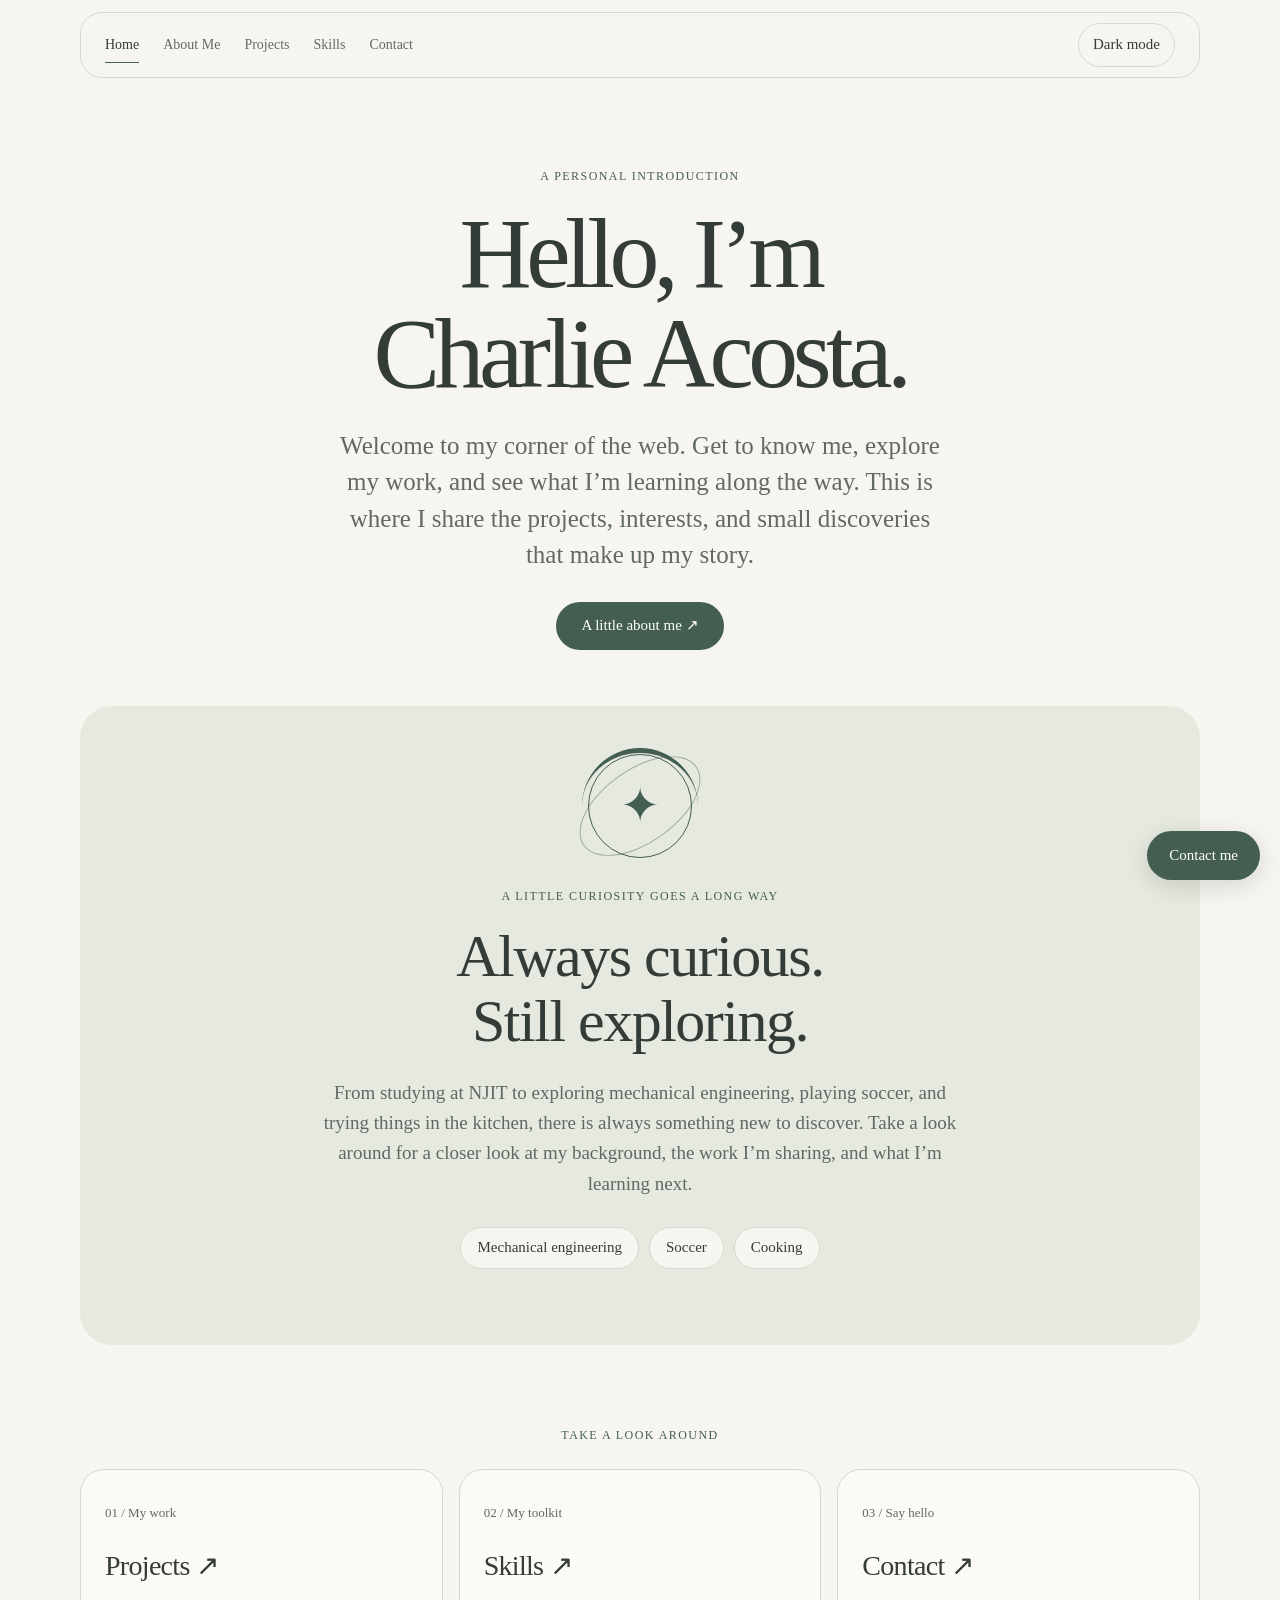
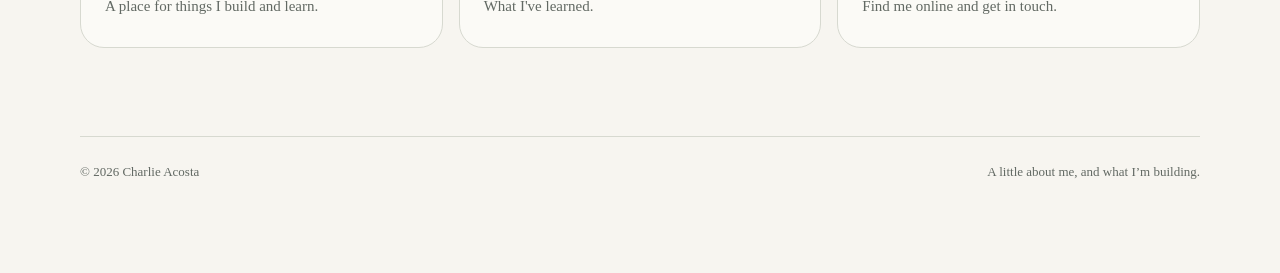
<file: index.html>
<!DOCTYPE html>
<html lang="en">
<head>
  <meta charset="UTF-8">
  <meta name="viewport" content="width=device-width, initial-scale=1.0">
  <meta name="description" content="Home — Charlie Acosta's personal portfolio.">
  <title>Home | Charlie Acosta</title>
  <link rel="stylesheet" href="styles.css?v=15">
  <script src="script.js?v=9"></script>
</head>
<body>
  <a class="skip-link" href="#main">Skip to content</a>
  <header class="site-header">
    <nav aria-label="Main navigation">
      <a href="index.html" aria-current="page">Home</a>
      <a href="about.html">About Me</a>
      <a href="projects.html">Projects</a>
      <a href="skills.html">Skills</a>
      <a href="contact.html">Contact</a>
    </nav>
    <button class="theme-toggle" type="button" hidden>Dark mode</button>
  </header>
  <main id="main">
    <section class="hero"><div><p class="eyebrow">A personal introduction</p><h1>Hello, I’m<br>Charlie Acosta.</h1><p class="lead">Welcome to my corner of the web. Get to know me, explore my work, and see what I’m learning along the way. This is where I share the projects, interests, and small discoveries that make up my story.</p><a class="button" href="about.html">A little about me ↗</a></div><section class="welcome-panel" aria-labelledby="welcome-title">
        <div class="curiosity-orbit" aria-hidden="true"><span>✦</span></div>
        <p class="eyebrow">A little curiosity goes a long way</p>
        <h2 id="welcome-title">Always curious.<br>Still exploring.</h2>
        <p>From studying at NJIT to exploring mechanical engineering, playing soccer, and trying things in the kitchen, there is always something new to discover. Take a look around for a closer look at my background, the work I’m sharing, and what I’m learning next.</p>
        <ul class="interest-pills" aria-label="My interests"><li>Mechanical engineering</li><li>Soccer</li><li>Cooking</li></ul>
      </section></section><section class="explore"><p class="eyebrow">Take a look around</p><div class="link-grid"><a href="projects.html"><span>01 / My work</span><h2>Projects ↗</h2><p>A place for things I build and learn.</p></a><a href="skills.html"><span>02 / My toolkit</span><h2>Skills ↗</h2><p>What I've learned.</p></a><a href="contact.html"><span>03 / Say hello</span><h2>Contact ↗</h2><p>Find me online and get in touch.</p></a></div></section>
  </main>
  <footer class="site-footer"><p>© <span data-year>2026</span> Charlie Acosta</p><p>A little about me, and what I’m building.</p></footer>
  <a class="contact-bubble" href="mailto:Cja69@njit.edu" aria-haspopup="dialog">Contact me</a>
  <dialog id="contact-dialog" aria-labelledby="contact-title" aria-describedby="contact-help">
    <button class="contact-close" type="button" aria-label="Close contact form">Close</button>
    <h2 id="contact-title">Contact me</h2>
    <p id="contact-help">Write to Charlie at <a href="mailto:Cja69@njit.edu">Cja69@njit.edu</a>. Prepare a draft here, then send it using your email app.</p>
    <form id="contact-form">
      <label for="contact-subject">Subject</label>
      <input id="contact-subject" name="subject" required maxlength="150">
      <label for="contact-message">Message</label>
      <textarea id="contact-message" name="message" required maxlength="2000" rows="5"></textarea>
      <button class="button" type="submit">Prepare email</button>
    </form>
    <p class="contact-status" role="status"></p>
    <a class="contact-draft" href="mailto:Cja69@njit.edu" hidden>Open email app to send</a>
  </dialog>
</body>
</html>
</file>
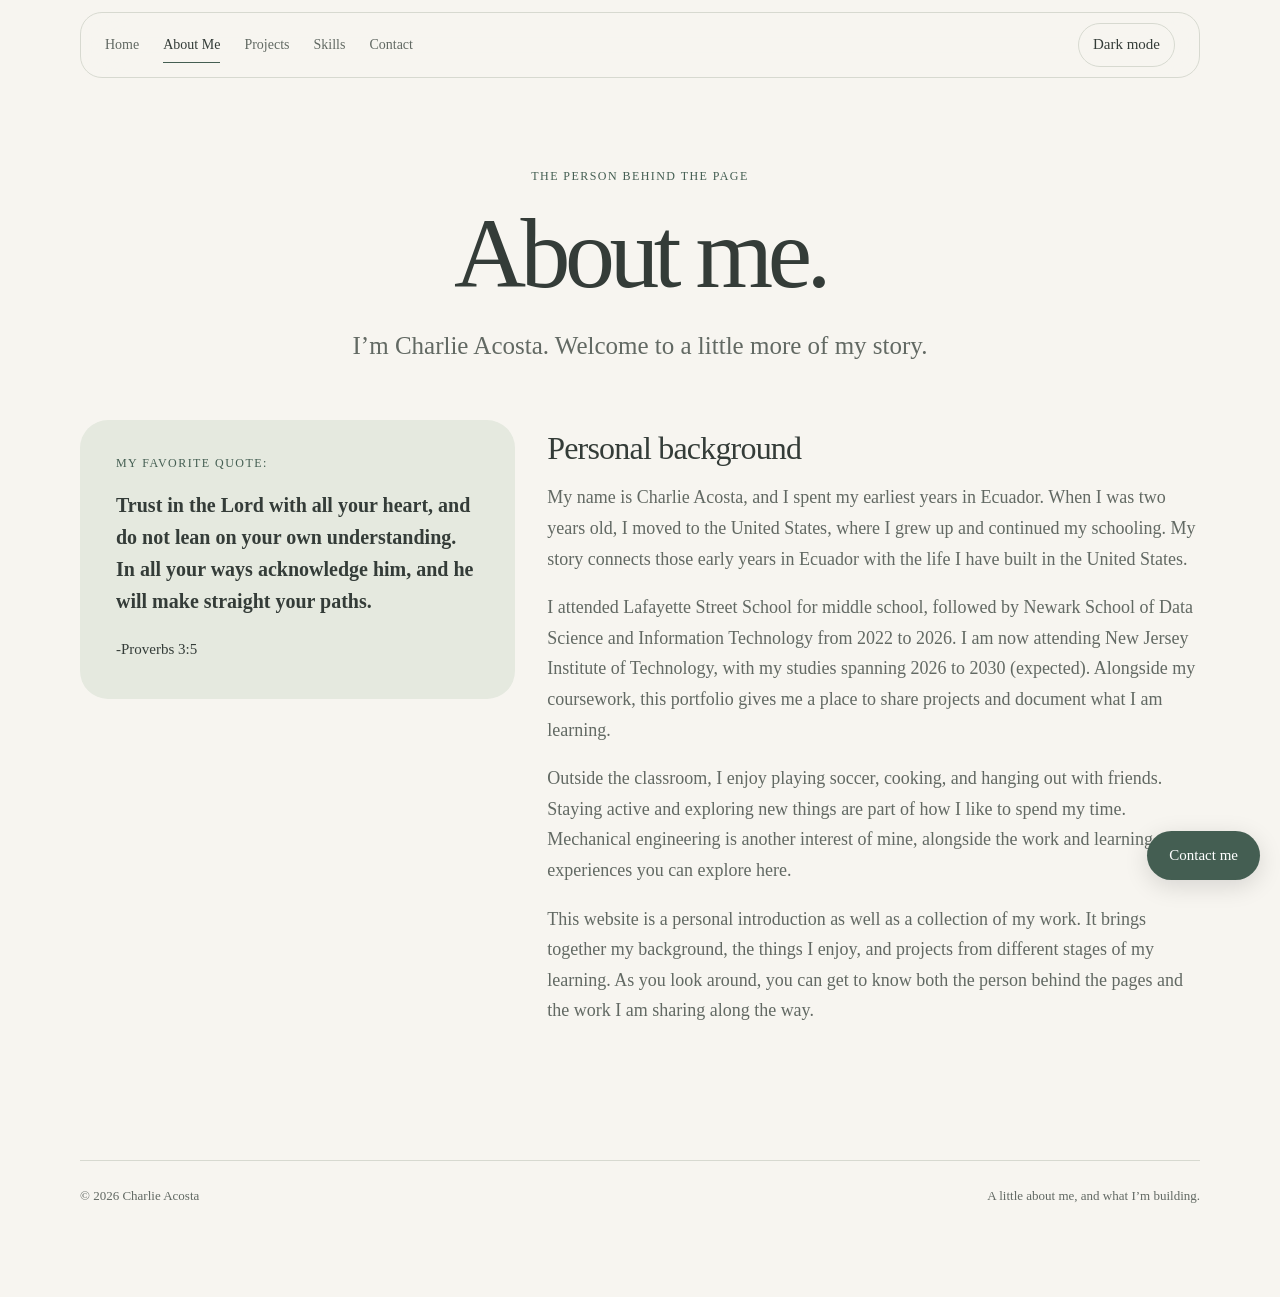
<file: about.html>
<!DOCTYPE html>
<html lang="en">
<head>
  <meta charset="UTF-8">
  <meta name="viewport" content="width=device-width, initial-scale=1.0">
  <meta name="description" content="About Me — Charlie Acosta's personal portfolio.">
  <title>About Me | Charlie Acosta</title>
  <link rel="stylesheet" href="styles.css?v=15">
  <script src="script.js?v=9"></script>
</head>
<body>
  <a class="skip-link" href="#main">Skip to content</a>
  <header class="site-header">
    <nav aria-label="Main navigation">
      <a href="index.html">Home</a>
      <a href="about.html" aria-current="page">About Me</a>
      <a href="projects.html">Projects</a>
      <a href="skills.html">Skills</a>
      <a href="contact.html">Contact</a>
    </nav>
    <button class="theme-toggle" type="button" hidden>Dark mode</button>
  </header>
  <main id="main">
    <section class="page-heading"><p class="eyebrow">The person behind the page</p><h1>About me.</h1><p class="lead">I’m Charlie Acosta. Welcome to a little more of my story.</p></section><div class="about-layout"><aside class="quote"><h2 class="eyebrow">My favorite quote:</h2><blockquote><p><strong>Trust in the Lord with all your heart, and do not lean on your own understanding. In all your ways acknowledge him, and he will make straight your paths.</strong></p><footer>-Proverbs 3:5</footer></blockquote></aside><div><section class="detail"><h2>Personal background</h2>
        <p>My name is Charlie Acosta, and I spent my earliest years in Ecuador. When I was two years old, I moved to the United States, where I grew up and continued my schooling. My story connects those early years in Ecuador with the life I have built in the United States.</p>
        <p>I attended Lafayette Street School for middle school, followed by Newark School of Data Science and Information Technology from 2022 to 2026. I am now attending New Jersey Institute of Technology, with my studies spanning 2026 to 2030 (expected). Alongside my coursework, this portfolio gives me a place to share projects and document what I am learning.</p>
        <p>Outside the classroom, I enjoy playing soccer, cooking, and hanging out with friends. Staying active and exploring new things are part of how I like to spend my time. Mechanical engineering is another interest of mine, alongside the work and learning experiences you can explore here.</p>
        <p>This website is a personal introduction as well as a collection of my work. It brings together my background, the things I enjoy, and projects from different stages of my learning. As you look around, you can get to know both the person behind the pages and the work I am sharing along the way.</p>
      </section></div></div>
  </main>
  <footer class="site-footer"><p>© <span data-year>2026</span> Charlie Acosta</p><p>A little about me, and what I’m building.</p></footer>
  <a class="contact-bubble" href="mailto:Cja69@njit.edu" aria-haspopup="dialog">Contact me</a>
  <dialog id="contact-dialog" aria-labelledby="contact-title" aria-describedby="contact-help">
    <button class="contact-close" type="button" aria-label="Close contact form">Close</button>
    <h2 id="contact-title">Contact me</h2>
    <p id="contact-help">Write to Charlie at <a href="mailto:Cja69@njit.edu">Cja69@njit.edu</a>. Prepare a draft here, then send it using your email app.</p>
    <form id="contact-form">
      <label for="contact-subject">Subject</label>
      <input id="contact-subject" name="subject" required maxlength="150">
      <label for="contact-message">Message</label>
      <textarea id="contact-message" name="message" required maxlength="2000" rows="5"></textarea>
      <button class="button" type="submit">Prepare email</button>
    </form>
    <p class="contact-status" role="status"></p>
    <a class="contact-draft" href="mailto:Cja69@njit.edu" hidden>Open email app to send</a>
  </dialog>
</body>
</html>
</file>
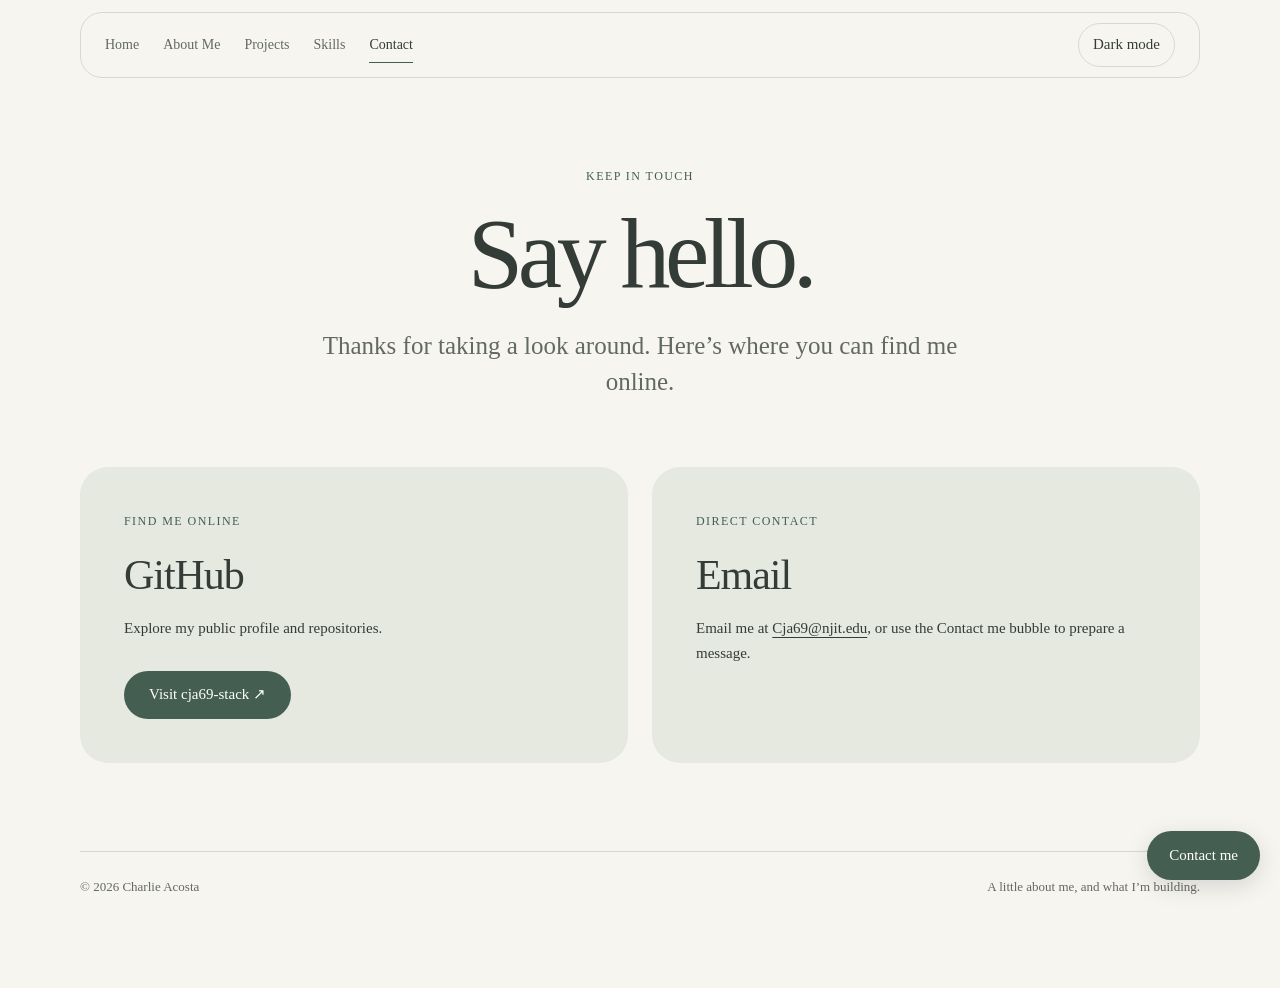
<file: contact.html>
<!DOCTYPE html>
<html lang="en">
<head>
  <meta charset="UTF-8">
  <meta name="viewport" content="width=device-width, initial-scale=1.0">
  <meta name="description" content="Contact — Charlie Acosta's personal portfolio.">
  <title>Contact | Charlie Acosta</title>
  <link rel="stylesheet" href="styles.css?v=15">
  <script src="script.js?v=9"></script>
</head>
<body>
  <a class="skip-link" href="#main">Skip to content</a>
  <header class="site-header">
    <nav aria-label="Main navigation">
      <a href="index.html">Home</a>
      <a href="about.html">About Me</a>
      <a href="projects.html">Projects</a>
      <a href="skills.html">Skills</a>
      <a href="contact.html" aria-current="page">Contact</a>
    </nav>
    <button class="theme-toggle" type="button" hidden>Dark mode</button>
  </header>
  <main id="main">
    <section class="page-heading"><p class="eyebrow">Keep in touch</p><h1>Say hello.</h1><p class="lead">Thanks for taking a look around. Here’s where you can find me online.</p></section><div class="contact-layout"><section class="contact-card"><p class="eyebrow">Find me online</p><h2>GitHub</h2><p>Explore my public profile and repositories.</p><a class="button" href="https://github.com/cja69-stack">Visit cja69-stack ↗</a></section><section class="contact-card"><p class="eyebrow">Direct contact</p><h2>Email</h2><p>Email me at <a href="mailto:Cja69@njit.edu">Cja69@njit.edu</a>, or use the Contact me bubble to prepare a message.</p></section></div>
  </main>
  <footer class="site-footer"><p>© <span data-year>2026</span> Charlie Acosta</p><p>A little about me, and what I’m building.</p></footer>
  <a class="contact-bubble" href="mailto:Cja69@njit.edu" aria-haspopup="dialog">Contact me</a>
  <dialog id="contact-dialog" aria-labelledby="contact-title" aria-describedby="contact-help">
    <button class="contact-close" type="button" aria-label="Close contact form">Close</button>
    <h2 id="contact-title">Contact me</h2>
    <p id="contact-help">Write to Charlie at <a href="mailto:Cja69@njit.edu">Cja69@njit.edu</a>. Prepare a draft here, then send it using your email app.</p>
    <form id="contact-form">
      <label for="contact-subject">Subject</label>
      <input id="contact-subject" name="subject" required maxlength="150">
      <label for="contact-message">Message</label>
      <textarea id="contact-message" name="message" required maxlength="2000" rows="5"></textarea>
      <button class="button" type="submit">Prepare email</button>
    </form>
    <p class="contact-status" role="status"></p>
    <a class="contact-draft" href="mailto:Cja69@njit.edu" hidden>Open email app to send</a>
  </dialog>
</body>
</html>
</file>
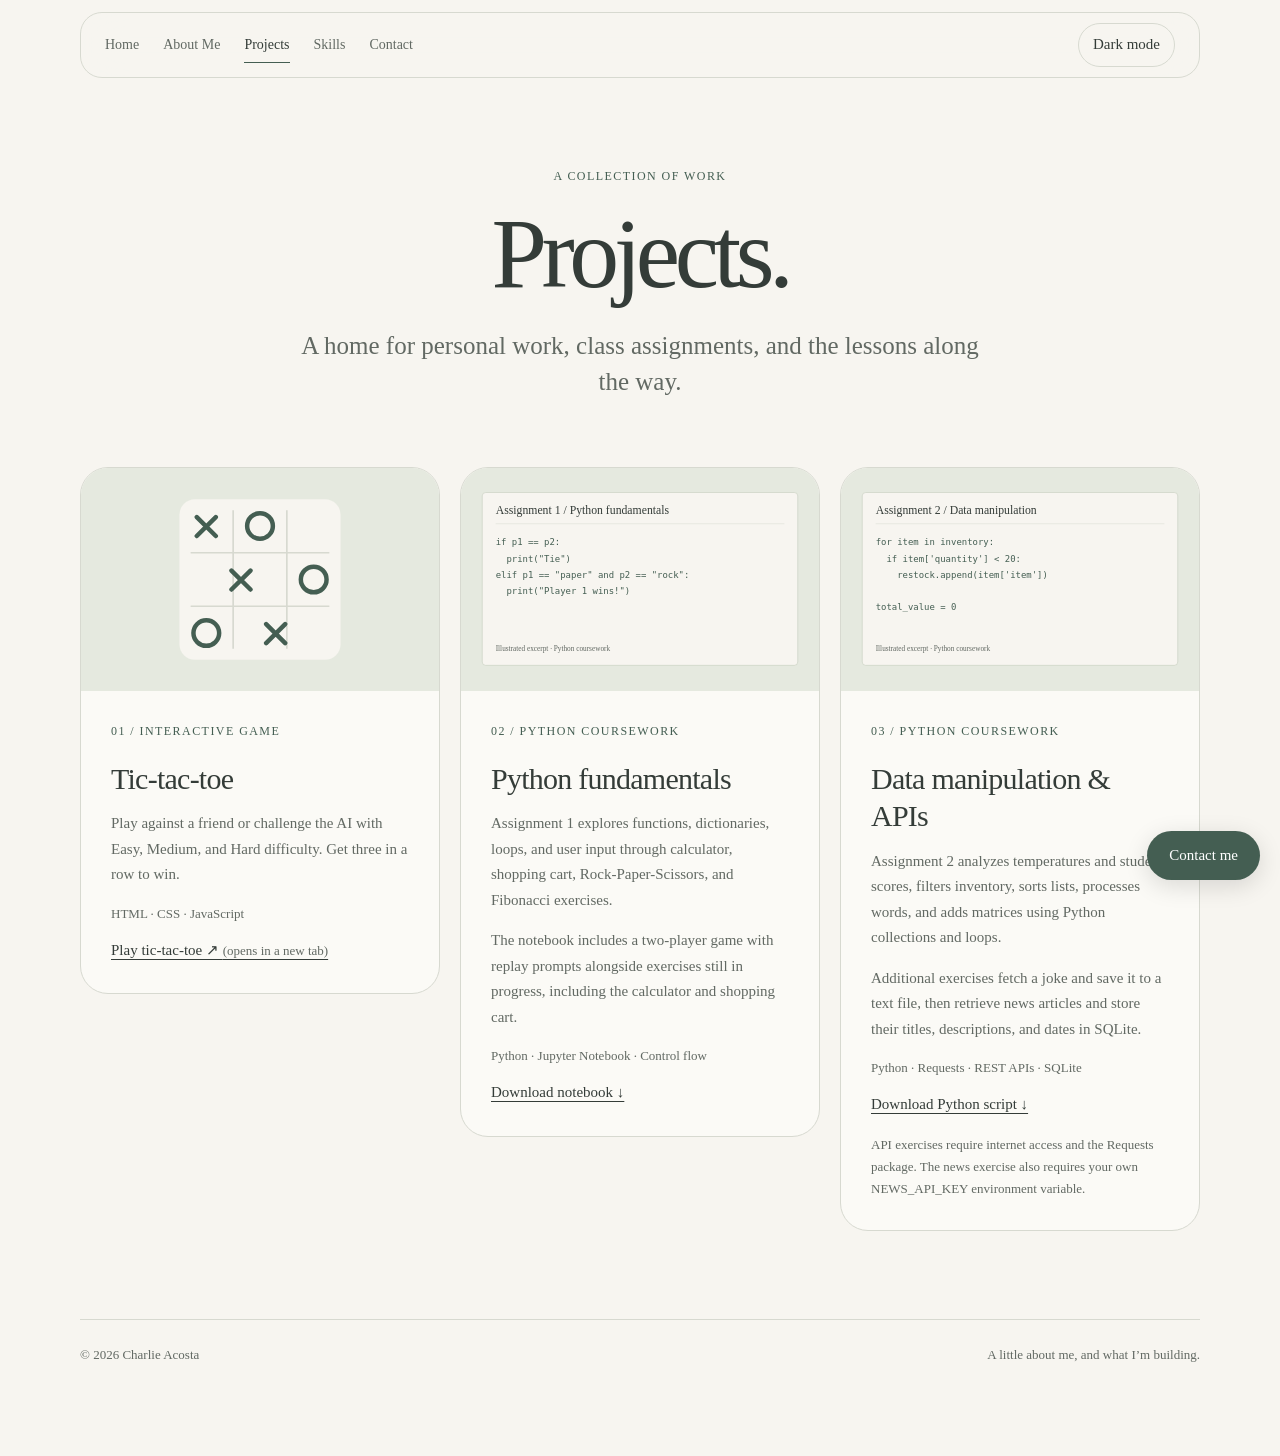
<file: projects.html>
<!DOCTYPE html>
<html lang="en">
<head>
  <meta charset="UTF-8">
  <meta name="viewport" content="width=device-width, initial-scale=1.0">
  <meta name="description" content="Projects — Charlie Acosta's personal portfolio.">
  <title>Projects | Charlie Acosta</title>
  <link rel="stylesheet" href="styles.css?v=15">
  <script src="script.js?v=9"></script>
</head>
<body>
  <a class="skip-link" href="#main">Skip to content</a>
  <header class="site-header">
    <nav aria-label="Main navigation">
      <a href="index.html">Home</a>
      <a href="about.html">About Me</a>
      <a href="projects.html" aria-current="page">Projects</a>
      <a href="skills.html">Skills</a>
      <a href="contact.html">Contact</a>
    </nav>
    <button class="theme-toggle" type="button" hidden>Dark mode</button>
  </header>
  <main id="main">
    <section class="page-heading"><p class="eyebrow">A collection of work</p><h1>Projects.</h1><p class="lead">A home for personal work, class assignments, and the lessons along the way.</p></section><div class="project-grid"><article class="project"><img src="assets/tic-tac-toe.svg" alt="Illustrated tic-tac-toe board with X and O marks" width="640" height="400"><div class="project-content"><p class="eyebrow">01 / Interactive game</p><h2>Tic-tac-toe</h2><p>Play against a friend or challenge the AI with Easy, Medium, and Hard difficulty. Get three in a row to win.</p><p class="tags">HTML · CSS · JavaScript</p><a href="tic-tac-toe.html" target="_blank" rel="noopener">Play tic-tac-toe ↗ <span class="project-note">(opens in a new tab)</span></a></div></article><article class="project">
        <img src="assets/python-fundamentals.svg" alt="Illustrated code preview of the notebook's two-player Rock-Paper-Scissors exercise" width="640" height="400">
        <div class="project-content">
          <p class="eyebrow">02 / Python coursework</p>
          <h2>Python fundamentals</h2>
          <p>Assignment 1 explores functions, dictionaries, loops, and user input through calculator, shopping cart, Rock-Paper-Scissors, and Fibonacci exercises.</p>
          <p>The notebook includes a two-player game with replay prompts alongside exercises still in progress, including the calculator and shopping cart.</p>
          <p class="tags">Python · Jupyter Notebook · Control flow</p>
          <a href="projects/assignment-1-python-fundamentals.ipynb" download>Download notebook ↓</a>
        </div>
      </article><article class="project">
        <img src="assets/data-manipulation.svg" alt="Illustrated code preview of the assignment's inventory filtering and valuation" width="640" height="400">
        <div class="project-content">
          <p class="eyebrow">03 / Python coursework</p>
          <h2>Data manipulation &amp; APIs</h2>
          <p>Assignment 2 analyzes temperatures and student scores, filters inventory, sorts lists, processes words, and adds matrices using Python collections and loops.</p>
          <p>Additional exercises fetch a joke and save it to a text file, then retrieve news articles and store their titles, descriptions, and dates in SQLite.</p>
          <p class="tags">Python · Requests · REST APIs · SQLite</p>
          <a href="projects/assignment-2-data-manipulation.py" download>Download Python script ↓</a>
          <p class="project-note">API exercises require internet access and the Requests package. The news exercise also requires your own NEWS_API_KEY environment variable.</p>
        </div>
      </article></div>

  </main>
  <footer class="site-footer"><p>© <span data-year>2026</span> Charlie Acosta</p><p>A little about me, and what I’m building.</p></footer>
  <a class="contact-bubble" href="mailto:Cja69@njit.edu" aria-haspopup="dialog">Contact me</a>
  <dialog id="contact-dialog" aria-labelledby="contact-title" aria-describedby="contact-help">
    <button class="contact-close" type="button" aria-label="Close contact form">Close</button>
    <h2 id="contact-title">Contact me</h2>
    <p id="contact-help">Write to Charlie at <a href="mailto:Cja69@njit.edu">Cja69@njit.edu</a>. Prepare a draft here, then send it using your email app.</p>
    <form id="contact-form">
      <label for="contact-subject">Subject</label>
      <input id="contact-subject" name="subject" required maxlength="150">
      <label for="contact-message">Message</label>
      <textarea id="contact-message" name="message" required maxlength="2000" rows="5"></textarea>
      <button class="button" type="submit">Prepare email</button>
    </form>
    <p class="contact-status" role="status"></p>
    <a class="contact-draft" href="mailto:Cja69@njit.edu" hidden>Open email app to send</a>
  </dialog>
</body>
</html>
</file>
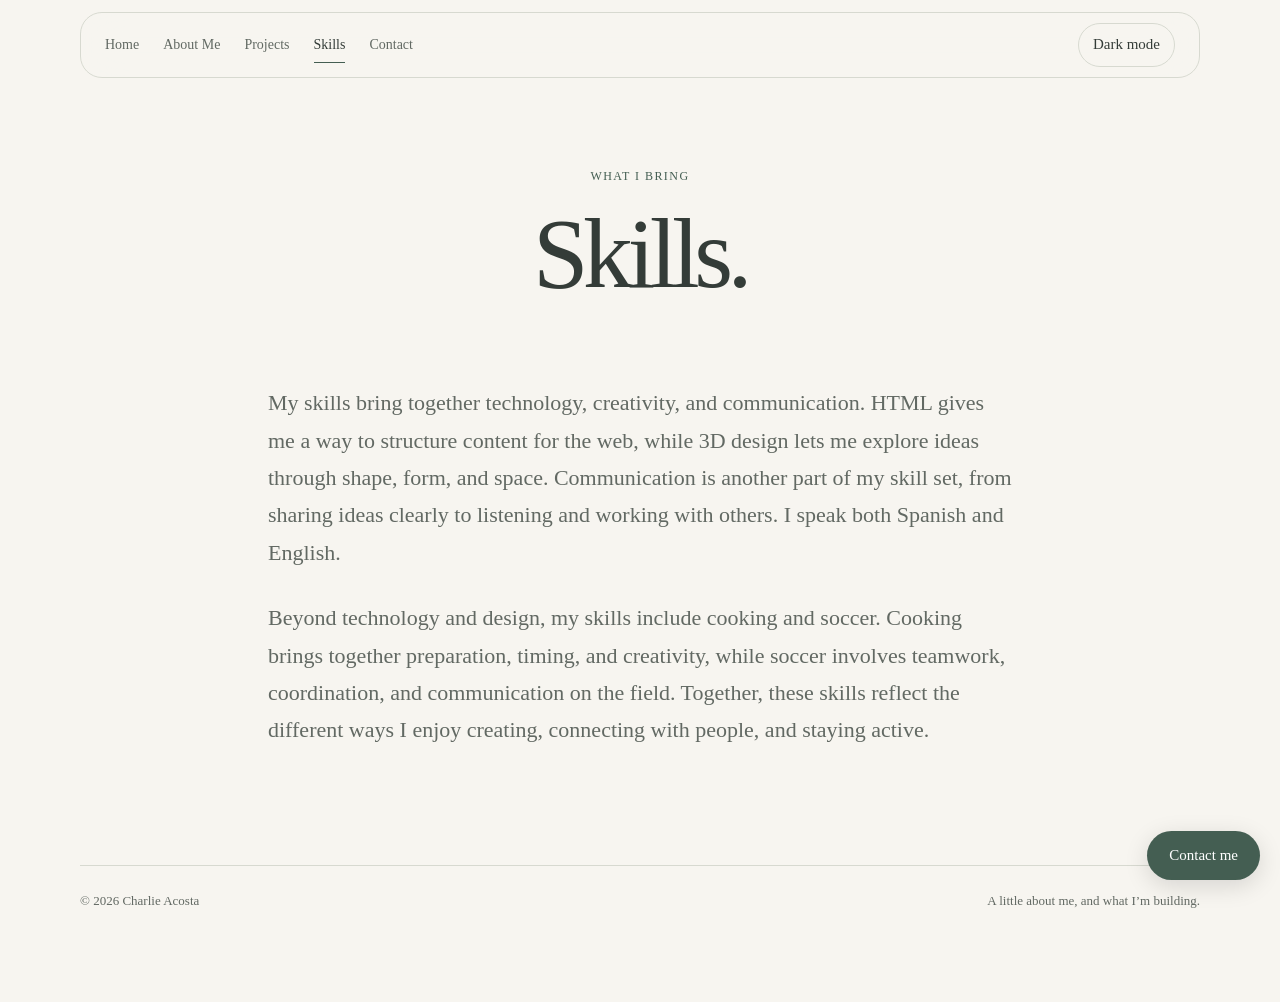
<file: skills.html>
<!DOCTYPE html>
<html lang="en">
<head>
  <meta charset="UTF-8">
  <meta name="viewport" content="width=device-width, initial-scale=1.0">
  <meta name="description" content="Skills — Charlie Acosta's personal portfolio.">
  <title>Skills | Charlie Acosta</title>
  <link rel="stylesheet" href="styles.css?v=15">
  <script src="script.js?v=9"></script>
</head>
<body>
  <a class="skip-link" href="#main">Skip to content</a>
  <header class="site-header">
    <nav aria-label="Main navigation">
      <a href="index.html">Home</a>
      <a href="about.html">About Me</a>
      <a href="projects.html">Projects</a>
      <a href="skills.html" aria-current="page">Skills</a>
      <a href="contact.html">Contact</a>
    </nav>
    <button class="theme-toggle" type="button" hidden>Dark mode</button>
  </header>
  <main id="main">
    <section class="page-heading"><p class="eyebrow">What I bring</p><h1>Skills.</h1></section>
    <div class="skills-story">
      <p>My skills bring together technology, creativity, and communication. HTML gives me a way to structure content for the web, while 3D design lets me explore ideas through shape, form, and space. Communication is another part of my skill set, from sharing ideas clearly to listening and working with others. I speak both Spanish and English.</p>
      <p>Beyond technology and design, my skills include cooking and soccer. Cooking brings together preparation, timing, and creativity, while soccer involves teamwork, coordination, and communication on the field. Together, these skills reflect the different ways I enjoy creating, connecting with people, and staying active.</p>
    </div>
  </main>
  <footer class="site-footer"><p>© <span data-year>2026</span> Charlie Acosta</p><p>A little about me, and what I’m building.</p></footer>
  <a class="contact-bubble" href="mailto:Cja69@njit.edu" aria-haspopup="dialog">Contact me</a>
  <dialog id="contact-dialog" aria-labelledby="contact-title" aria-describedby="contact-help">
    <button class="contact-close" type="button" aria-label="Close contact form">Close</button>
    <h2 id="contact-title">Contact me</h2>
    <p id="contact-help">Write to Charlie at <a href="mailto:Cja69@njit.edu">Cja69@njit.edu</a>. Prepare a draft here, then send it using your email app.</p>
    <form id="contact-form">
      <label for="contact-subject">Subject</label>
      <input id="contact-subject" name="subject" required maxlength="150">
      <label for="contact-message">Message</label>
      <textarea id="contact-message" name="message" required maxlength="2000" rows="5"></textarea>
      <button class="button" type="submit">Prepare email</button>
    </form>
    <p class="contact-status" role="status"></p>
    <a class="contact-draft" href="mailto:Cja69@njit.edu" hidden>Open email app to send</a>
  </dialog>
</body>
</html>
</file>
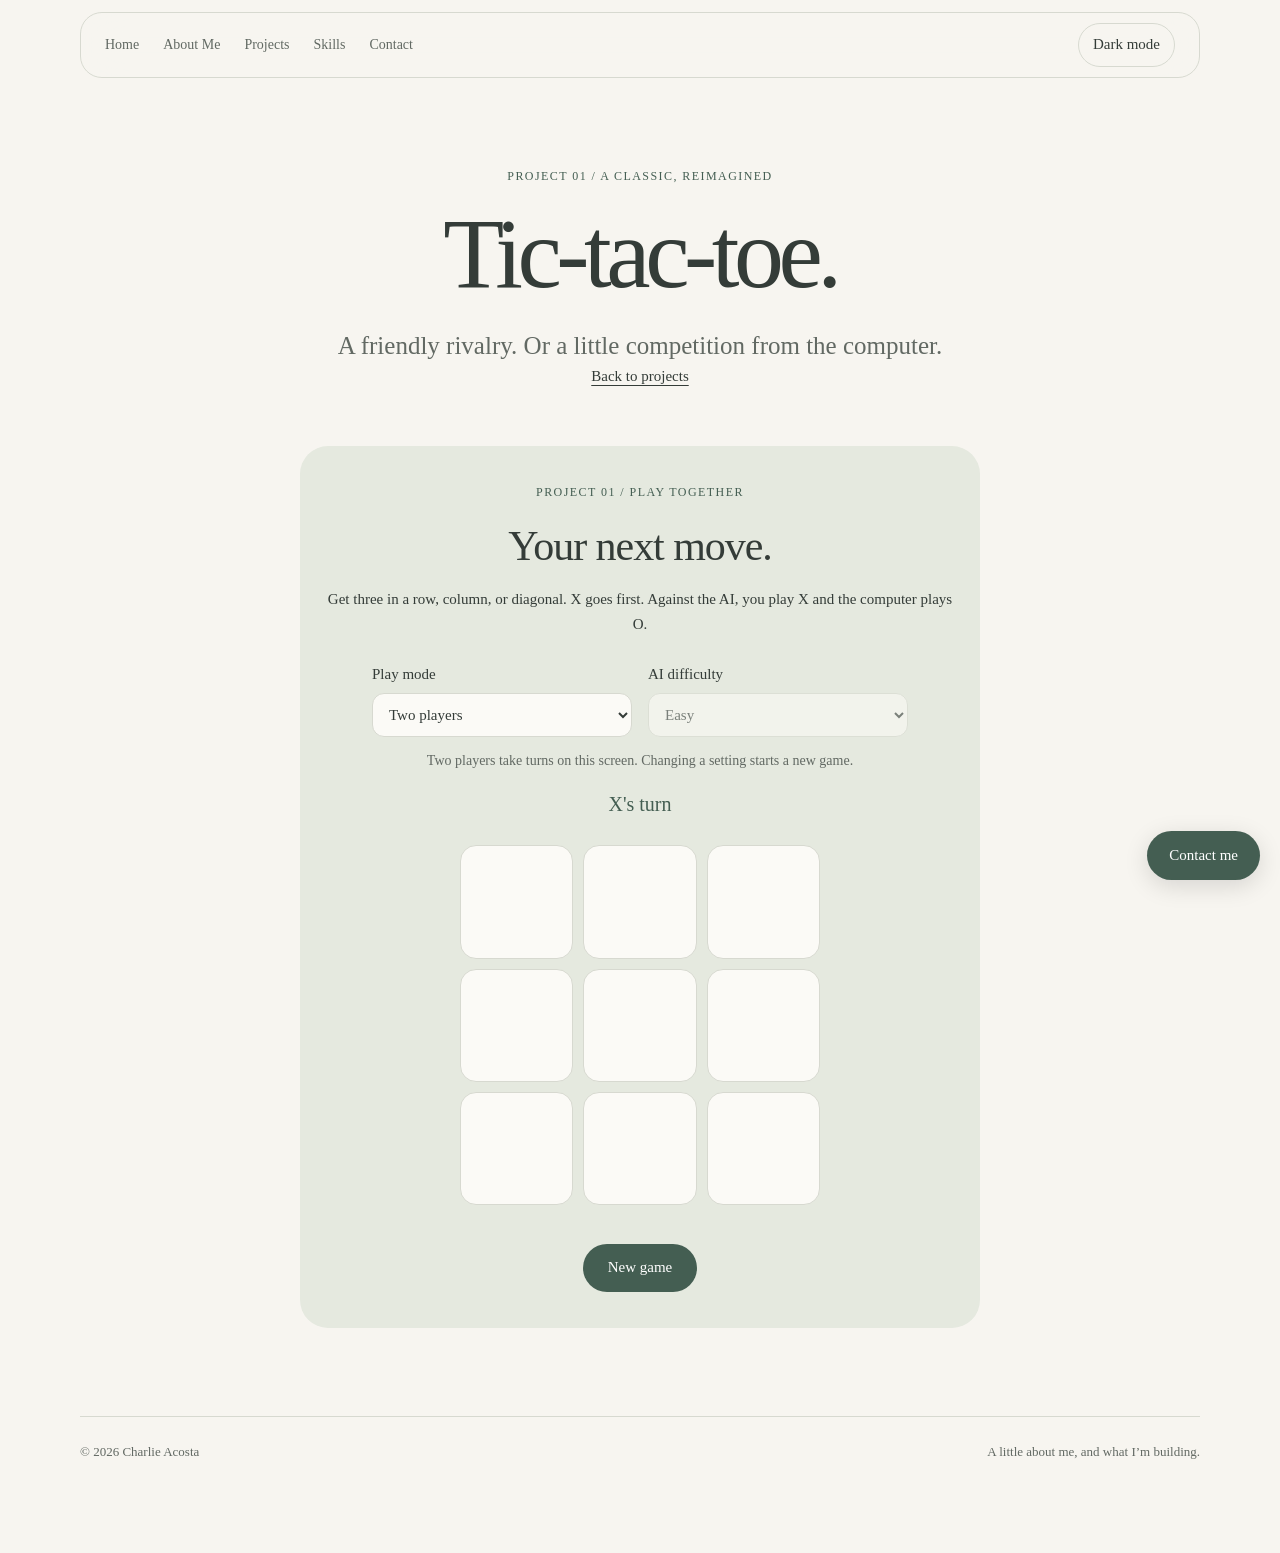
<file: tic-tac-toe.html>
<!DOCTYPE html>
<html lang="en">
<head>
  <meta charset="UTF-8">
  <meta name="viewport" content="width=device-width, initial-scale=1.0">
  <meta name="description" content="Play tic-tac-toe with a friend or against three AI difficulty levels.">
  <title>Tic-tac-toe | Charlie Acosta</title>
  <link rel="stylesheet" href="styles.css?v=15">
  <script src="script.js?v=9"></script>
</head>
<body>
  <a class="skip-link" href="#main">Skip to content</a>
  <header class="site-header">
    <nav aria-label="Main navigation">
      <a href="index.html">Home</a>
      <a href="about.html">About Me</a>
      <a href="projects.html">Projects</a>
      <a href="skills.html">Skills</a>
      <a href="contact.html">Contact</a>
    </nav>
    <button class="theme-toggle" type="button" hidden>Dark mode</button>
  </header>
  <main id="main"><section class="page-heading"><p class="eyebrow">Project 01 / A classic, reimagined</p><h1>Tic-tac-toe.</h1><p class="lead">A friendly rivalry. Or a little competition from the computer.</p><a href="projects.html">Back to projects</a></section>    <section id="tic-tac-toe" class="game-panel" aria-labelledby="game-title">
      <p class="eyebrow">Project 01 / Play together</p>
      <h2 id="game-title">Your next move.</h2>
      <p id="game-help">Get three in a row, column, or diagonal. X goes first. Against the AI, you play X and the computer plays O.</p>
      <div class="game-options">
        <label for="game-mode">Play mode<select id="game-mode"><option value="two">Two players</option><option value="ai">Play against AI</option></select></label>
        <label for="game-difficulty">AI difficulty<select id="game-difficulty" disabled aria-describedby="difficulty-help"><option value="easy">Easy</option><option value="medium">Medium</option><option value="hard">Hard</option></select></label>
      </div>
      <p id="difficulty-help" class="game-hint">Choose Play against AI to select a difficulty. Changing a setting starts a new game.</p>
      <p id="game-status" role="status" aria-live="polite">Enable JavaScript to play.</p>
      <div class="game-board" role="group" aria-label="Tic-tac-toe board" aria-describedby="game-help">
        <button class="game-cell" type="button" data-cell="0" aria-label="Row 1, column 1, empty" disabled></button>
        <button class="game-cell" type="button" data-cell="1" aria-label="Row 1, column 2, empty" disabled></button>
        <button class="game-cell" type="button" data-cell="2" aria-label="Row 1, column 3, empty" disabled></button>
        <button class="game-cell" type="button" data-cell="3" aria-label="Row 2, column 1, empty" disabled></button>
        <button class="game-cell" type="button" data-cell="4" aria-label="Row 2, column 2, empty" disabled></button>
        <button class="game-cell" type="button" data-cell="5" aria-label="Row 2, column 3, empty" disabled></button>
        <button class="game-cell" type="button" data-cell="6" aria-label="Row 3, column 1, empty" disabled></button>
        <button class="game-cell" type="button" data-cell="7" aria-label="Row 3, column 2, empty" disabled></button>
        <button class="game-cell" type="button" data-cell="8" aria-label="Row 3, column 3, empty" disabled></button>
      </div>
      <button id="game-reset" class="button" type="button" disabled>New game</button>
    </section></main>
  <footer class="site-footer"><p>© <span data-year>2026</span> Charlie Acosta</p><p>A little about me, and what I’m building.</p></footer>
  <a class="contact-bubble" href="mailto:Cja69@njit.edu" aria-haspopup="dialog">Contact me</a>
  <dialog id="contact-dialog" aria-labelledby="contact-title" aria-describedby="contact-help">
    <button class="contact-close" type="button" aria-label="Close contact form">Close</button>
    <h2 id="contact-title">Contact me</h2>
    <p id="contact-help">Write to Charlie at <a href="mailto:Cja69@njit.edu">Cja69@njit.edu</a>. Prepare a draft here, then send it using your email app.</p>
    <form id="contact-form">
      <label for="contact-subject">Subject</label>
      <input id="contact-subject" name="subject" required maxlength="150">
      <label for="contact-message">Message</label>
      <textarea id="contact-message" name="message" required maxlength="2000" rows="5"></textarea>
      <button class="button" type="submit">Prepare email</button>
    </form>
    <p class="contact-status" role="status"></p>
    <a class="contact-draft" href="mailto:Cja69@njit.edu" hidden>Open email app to send</a>
  </dialog>
</body>
</html>
</file>
<file: styles.css>
:root {
  color-scheme: light;
  --paper: #f7f5f0;
  --ink: #343c38;
  --muted: #626963;
  --line: #d7d9d0;
  --accent: #445e52;
  --panel: #e5e9df;
  --card: #fbfaf6;
  --button-ink: #fff;
  --button-hover: #354c40;
}
:root[data-theme="dark"] {
  color-scheme: dark;
  --paper: #242b28;
  --ink: #eeeFE9;
  --muted: #bdc6be;
  --line: #566159;
  --accent: #b1cfba;
  --panel: #333e37;
  --card: #2d3631;
  --button-ink: #242b28;
  --button-hover: #c6dfcd;
}
* { box-sizing: border-box; }
/* Animate the arriving page without delaying or hiding the departing page. */
body { overflow-x: clip; }
main { animation: page-arrive 360ms cubic-bezier(.22, 1, .36, 1); }
@keyframes page-arrive {
  from { opacity: .25; transform: translateX(24px); }
  to { opacity: 1; transform: translateX(0); }
}
@media (prefers-reduced-motion: reduce) {
  main { animation: none; }
}
.game-panel { max-width: 680px; margin: 0 auto 88px; padding: 36px 24px; text-align: center; border-radius: 28px; background: var(--panel); scroll-margin-top: 120px; }
.game-panel h2 { font-size: 42px; }
#game-status { font-size: 20px; min-height: 34px; color: var(--accent); }
.game-board { display: grid; grid-template-columns: repeat(3, minmax(0, 1fr)); gap: 10px; width: min(100%, 360px); margin: 24px auto; }
.game-cell { aspect-ratio: 1; border: 1px solid var(--line); border-radius: 16px; font: 54px "Times New Roman", serif; background: var(--card); color: var(--ink); cursor: pointer; }
.game-cell:disabled { opacity: 1; cursor: default; }
.game-cell:not(:disabled):hover { background: var(--paper); border-color: var(--accent); }
.game-cell.winning-cell { background: var(--accent); color: var(--button-ink); }
#game-reset { border: 0; font: inherit; cursor: pointer; }
.game-options { display: flex; flex-wrap: wrap; justify-content: center; gap: 16px; margin: 24px 0 12px; }
.game-options label { display: grid; gap: 6px; text-align: left; flex: 1 1 180px; max-width: 260px; }
.game-options select { width: 100%; min-height: 44px; padding: 10px 12px; font: inherit; border: 1px solid var(--line); border-radius: 12px; color: var(--ink); background: var(--card); }
.game-options select:disabled { opacity: .6; }
.game-options select:focus-visible { outline: 3px solid var(--accent); outline-offset: 3px; }
.game-hint { color: var(--muted); font-size: 14px; }
body {
  margin: 0;
  background: var(--paper);
  color: var(--ink);
  font-family: "Times New Roman", Times, serif;
  font-size: 15px;
  line-height: 1.7;
}
a { color: inherit; text-underline-offset: 4px; }
a:focus-visible, button:focus-visible { outline: 3px solid var(--accent); outline-offset: 5px; }
.theme-toggle { flex-shrink: 0; font: inherit; color: var(--ink); background: var(--panel); border: 1px solid var(--line); border-radius: 4px; padding: 7px 12px; min-height: 44px; cursor: pointer; }
.theme-toggle:hover { border-color: var(--accent); }
.site-header { flex-wrap: wrap; }
.skip-link { position: absolute; top: -100px; left: 12px; background: var(--paper); padding: 12px; z-index: 10; }
.skip-link:focus { top: 12px; }
.site-header, main, .site-footer { width: min(1120px, calc(100% - 64px)); margin: auto; }
.site-header { display: flex; align-items: center; justify-content: space-between; gap: 24px; padding: 26px 0; border-bottom: 1px solid var(--line); }
.brand { text-decoration: none; font-size: 22px; white-space: nowrap; }
nav { display: flex; flex-wrap: wrap; gap: 26px; }
nav a { text-decoration: none; color: var(--muted); padding: 6px 0; }
nav a:hover, nav a[aria-current] { color: var(--ink); border-bottom: 1px solid var(--accent); }
main { min-height: 70vh; }
.hero { display: grid; grid-template-columns: 1.35fr 1fr; gap: 80px; align-items: center; padding: 80px 0; }
.eyebrow { text-transform: uppercase; letter-spacing: .16em; font-size: 12px; color: var(--accent); margin: 0 0 18px; }
h1, h2, p { margin-top: 0; }
h1 { font-weight: 400; font-size: clamp(44px, 6vw, 76px); line-height: 1.08; letter-spacing: -.035em; margin-bottom: 26px; }
h2 { font-weight: 400; font-size: 27px; line-height: 1.25; margin-bottom: 14px; }
.lead { font-size: 20px; max-width: 610px; color: var(--muted); line-height: 1.6; }
.button { display: inline-flex; align-items: center; gap: 30px; background: var(--accent); color: var(--button-ink); text-decoration: none; padding: 12px 22px; margin-top: 15px; }
.button:hover { background: var(--button-hover); }
.intro-note { background: var(--panel); padding: 36px; border-radius: 150px 150px 4px 4px; text-align: center; }
.monogram { display: block; font-size: 90px; line-height: 1.8; letter-spacing: -.08em; color: var(--accent); border-bottom: 1px solid #b7c2b1; margin-bottom: 24px; }
.intro-note p:last-child { color: var(--muted); }
.explore { padding: 28px 0 60px; border-top: 1px solid var(--line); }
.link-grid { display: grid; grid-template-columns: repeat(3, 1fr); gap: 32px; }
.link-grid a { text-decoration: none; padding: 20px 0; }
.link-grid a:hover h2 { text-decoration: underline; }
.link-grid span { color: var(--muted); font-size: 13px; }
.link-grid h2 { margin: 12px 0; }
.link-grid p { color: var(--muted); }
.page-heading { padding: 64px 0 30px; }
.about-layout { display: grid; grid-template-columns: 1fr 1.5fr; gap: 64px; padding-bottom: 70px; }
.quote { background: var(--panel); padding: 38px; align-self: start; }
.quote h2 { font-size: 34px; }
.quote h2.eyebrow { font-size: 12px; }
.quote blockquote { margin: 0; }
.quote blockquote p { font-size: 20px; line-height: 1.6; }
.detail { padding: 22px 0; border-top: 1px solid var(--line); }
.placeholder { color: var(--muted); }
.project-grid { display: grid; grid-template-columns: repeat(3, 1fr); gap: 24px; padding: 10px 0 70px; }
.project { border: 1px solid var(--line); background: var(--card); }
.project img { display: block; width: 100%; height: auto; border-bottom: 1px solid var(--line); }
.project-content { padding: 24px; }
.project h2 { font-size: 25px; }
.tags { font-size: 13px; color: var(--muted); }
.project-note { font-size: 13px; color: var(--muted); margin: 16px 0 0; overflow-wrap: anywhere; }
.notice { background: var(--panel); padding: 18px 22px; max-width: 850px; }
.skills-list { padding: 15px 0 70px; }
.skills-story { max-width: 760px; margin: 0 auto; padding: 0 8px 88px; font-size: clamp(19px, 2vw, 22px); line-height: 1.7; color: var(--muted); }
.skills-story p { margin-bottom: 28px; }
.skills-list section { display: grid; grid-template-columns: 40px 1fr auto; gap: 22px; border-bottom: 1px solid var(--line); padding: 25px 0; }
.skills-list section > span, .skill-label { color: var(--muted); }
.skills-list h2 { margin-bottom: 8px; }
.skills-list p { margin-bottom: 0; }
.skill-label { font-size: 13px; }
.contact-layout { display: grid; grid-template-columns: 1fr 1fr; gap: 28px; padding: 10px 0 80px; }
.contact-card { padding: 32px; background: var(--panel); }
.site-footer { border-top: 1px solid var(--line); padding: 24px 0; display: flex; justify-content: space-between; gap: 18px; color: var(--muted); }
.site-footer p { margin: 0; }
.contact-bubble { position: fixed; right: 20px; bottom: 20px; z-index: 4; border-radius: 30px; padding: 12px 22px; background: var(--accent); color: var(--button-ink); text-decoration: none; box-shadow: 0 3px 14px #0003; }
.site-footer { padding-bottom: 90px; }
#contact-dialog { width: min(480px, calc(100% - 32px)); max-height: calc(100dvh - 32px); overflow: auto; padding: 28px; border: 1px solid var(--line); border-radius: 12px; background: var(--paper); color: var(--ink); }
#contact-dialog::backdrop { background: #0008; }
.contact-close { float: right; font: inherit; color: var(--ink); background: var(--panel); border: 1px solid var(--line); padding: 8px 12px; min-height: 44px; cursor: pointer; }
#contact-form label { display: block; margin: 14px 0 5px; }
#contact-form input, #contact-form textarea { display: block; width: 100%; padding: 10px; font: inherit; color: var(--ink); background: var(--card); border: 1px solid var(--line); border-radius: 4px; }
#contact-form textarea { resize: vertical; }
#contact-form .button { border: 0; font: inherit; cursor: pointer; }
#contact-dialog a { overflow-wrap: anywhere; }
.contact-status { margin-top: 16px; }
.contact-draft { display: inline-block; }
.contact-draft[hidden] { display: none; }
input:focus-visible, textarea:focus-visible { outline: 3px solid var(--accent); outline-offset: 2px; }
@media (max-width: 760px) {
  .site-header, main, .site-footer { width: calc(100% - 36px); }
  .site-header { align-items: flex-start; flex-direction: column; gap: 12px; }
  nav { gap: 18px; }
  .hero { grid-template-columns: 1fr; gap: 35px; padding: 45px 0; }
  .intro-note { max-width: 420px; width: 100%; justify-self: center; }
  .link-grid, .project-grid, .about-layout, .contact-layout { grid-template-columns: 1fr; gap: 24px; }
  .page-heading { padding-top: 42px; }
  .skills-list section { grid-template-columns: 25px 1fr; gap: 14px; }
  .skill-label { grid-column: 2; }
  .site-footer { flex-direction: column; gap: 4px; }
  .project img { max-height: 280px; object-fit: cover; }
}

.welcome-panel { overflow: hidden; position: relative; padding: 48px 24px; border-radius: 32px; background: var(--panel); }
.welcome-panel h2 { font-size: clamp(36px, 5vw, 60px); line-height: 1.08; margin-bottom: 24px; }
.welcome-panel > p:not(.eyebrow) { max-width: 650px; margin: 0 auto 28px; font-size: 19px; line-height: 1.6; color: var(--muted); }
.curiosity-orbit { width: 104px; height: 104px; margin: 0 auto 28px; display: grid; place-items: center; border: 1px solid var(--accent); border-radius: 50%; position: relative; }
.curiosity-orbit::before { content: ""; position: absolute; inset: 14px -18px; border: 1px solid var(--accent); border-radius: 50%; transform: rotate(-35deg); opacity: .45; }
.curiosity-orbit::after { content: ""; position: absolute; inset: -7px; border-radius: 50%; border-top: 5px solid var(--accent); animation: curiosity-turn 18s linear infinite; }
.curiosity-orbit span { font-size: 48px; line-height: 1; color: var(--accent); }
.interest-pills { list-style: none; display: flex; justify-content: center; flex-wrap: wrap; gap: 10px; padding: 0; margin: 0 0 28px; }
.interest-pills li { border: 1px solid var(--line); border-radius: 99px; padding: 7px 16px; background: var(--paper); }
.welcome-link { display: inline-block; padding: 8px; color: var(--accent); font-size: 18px; }
@keyframes curiosity-turn { to { transform: rotate(360deg); } }
@media (prefers-reduced-motion: reduce) { .curiosity-orbit::after { animation: none; } }

/* Spacious presentation with the portfolio's original sage and cream palette. */
html { scroll-padding-top: 110px; }
.site-header {
  position: sticky; top: 12px; z-index: 5;
  width: min(1120px, calc(100% - 32px));
  min-height: 64px; padding: 10px 24px; margin-top: 12px;
  border: 1px solid var(--line); border-radius: 22px;
  background: var(--paper);
  background: color-mix(in srgb, var(--paper) 90%, transparent);
  backdrop-filter: blur(20px);
}
.brand { font-size: 20px; letter-spacing: -.03em; }
nav { gap: 24px; }
nav a { font-size: 14px; }
.theme-toggle { border-radius: 22px; padding: 6px 14px; background: transparent; }
main { width: min(1120px, calc(100% - 48px)); }
h1 { font-size: clamp(52px, 7.8vw, 100px); font-weight: 400; line-height: 1; letter-spacing: -.055em; }
h2 { letter-spacing: -.025em; }
.eyebrow { font-size: 12px; letter-spacing: .12em; }
.lead { font-size: clamp(20px, 2.2vw, 25px); line-height: 1.45; }
.button { border-radius: 999px; padding: 11px 25px; min-height: 44px; }
.hero { grid-template-columns: 1fr; gap: 56px; padding: 88px 0 64px; text-align: center; }
.hero > div { max-width: 800px; margin: auto; }
.hero h1 { margin-bottom: 24px; }
.hero .lead { max-width: 620px; margin: 0 auto 14px; }
.intro-note {
  position: relative; overflow: hidden; width: 100%; max-width: none;
  padding: 48px 32px; border-radius: 32px;
  background: radial-gradient(ellipse at 50% 0%, var(--card), var(--panel) 75%);
}
.monogram { width: 148px; height: 148px; display: grid; place-items: center; margin: 0 auto 28px; border: 1px solid var(--line); border-radius: 36px; font-size: 76px; line-height: 1; background: var(--paper); box-shadow: 0 16px 40px #343c3810; }
.intro-note > p { margin-bottom: 10px; color: var(--muted); }
.intro-note h2 { max-width: 540px; margin: auto; font-size: clamp(30px, 4vw, 46px); }
.explore { padding: 16px 0 88px; border-top: 0; }
.explore > .eyebrow { margin-bottom: 24px; text-align: center; }
.link-grid { grid-template-columns: repeat(3, minmax(0, 1fr)); gap: 16px; }
.link-grid a { padding: 30px 24px; border-radius: 24px; background: var(--card); border: 1px solid var(--line); transition: transform .2s ease, box-shadow .2s ease; }
.link-grid h2 { font-size: 28px; margin: 22px 0 12px; }
.link-grid p { margin-bottom: 0; line-height: 1.5; }
.page-heading { text-align: center; padding: 88px 0 56px; }
.page-heading .lead { margin: 0 auto; max-width: 700px; }
.page-heading h1 { margin-bottom: 24px; }
.about-layout { gap: 32px; padding-bottom: 88px; }
.quote { padding: 36px; border-radius: 28px; }
.quote blockquote p { font-weight: 400; }
.detail { padding: 28px 0; }
.detail:first-child { border-top: 0; padding-top: 8px; }
.detail h2 { font-size: 32px; }
.detail p { font-size: 18px; color: var(--muted); }
.project-grid { gap: 20px; padding-bottom: 88px; align-items: start; }
.project { overflow: hidden; border-radius: 28px; }
.project img { border-bottom: 0; }
.project-content { padding: 30px; }
.project h2 { font-size: 30px; }
.project-content > p:not(.eyebrow) { color: var(--muted); }
.notice { margin: 0 auto 32px; border-radius: 20px; text-align: center; }
.skills-list { max-width: 900px; margin: auto; padding-bottom: 88px; }
.skills-list section { padding: 30px; margin-bottom: 14px; border: 1px solid var(--line); border-radius: 24px; background: var(--card); align-items: center; }
.skill-label { border-radius: 20px; padding: 6px 12px; background: var(--panel); }
.contact-layout { gap: 24px; padding-bottom: 88px; }
.contact-card { padding: 44px; border-radius: 28px; }
.contact-card h2 { font-size: 42px; }
.contact-card p { max-width: 440px; }
.site-footer { font-size: 13px; }
.contact-bubble { box-shadow: 0 6px 24px #0002; }
#contact-dialog { border-radius: 28px; padding: 32px; }
.contact-close { border-radius: 20px; }
#contact-form input, #contact-form textarea { border-radius: 12px; }
@media (hover: hover) {
  .link-grid a:hover { transform: translateY(-4px); box-shadow: 0 12px 30px #343c3810; }
}
@media (max-width: 1000px) {
  .site-header { gap: 12px; }
  nav { gap: 16px; }
  .link-grid { grid-template-columns: repeat(2, minmax(0, 1fr)); }
  .project-grid { grid-template-columns: 1fr; max-width: 720px; margin: auto; }
  .project img { max-height: none; }
}
@media (max-width: 760px) {
  html { scroll-padding-top: 190px; }
  .site-header { position: relative; top: 0; flex-direction: row; align-items: center; padding: 14px 18px; border-radius: 20px; }
  .site-header nav { order: 3; width: 100%; justify-content: space-between; gap: 8px; }
  .site-header nav a { font-size: 13px; min-height: 44px; display: inline-flex; align-items: center; }
  main { width: calc(100% - 32px); }
  .hero { padding: 56px 0 40px; gap: 40px; }
  .hero h1 { font-size: clamp(48px, 10vw, 72px); }
  .intro-note { border-radius: 24px; padding: 36px 24px; }
  .monogram { width: 120px; height: 120px; font-size: 64px; border-radius: 28px; }
  .link-grid { gap: 12px; }
  .link-grid a { padding: 24px 20px; }
  .link-grid h2 { font-size: 25px; }
  .page-heading { padding: 56px 8px 40px; }
  .about-layout, .contact-layout { grid-template-columns: 1fr; gap: 24px; }
  .quote, .contact-card, .project-content { padding: 28px; }
  .skills-list section { padding: 24px 20px; }
  .skill-label { justify-self: start; }
}
@media (max-width: 420px) {
  .link-grid { grid-template-columns: 1fr; }
}
@media (prefers-reduced-motion: reduce) {
  .link-grid a { transition: none; }
  .link-grid a:hover { transform: none; }
}
</file>
